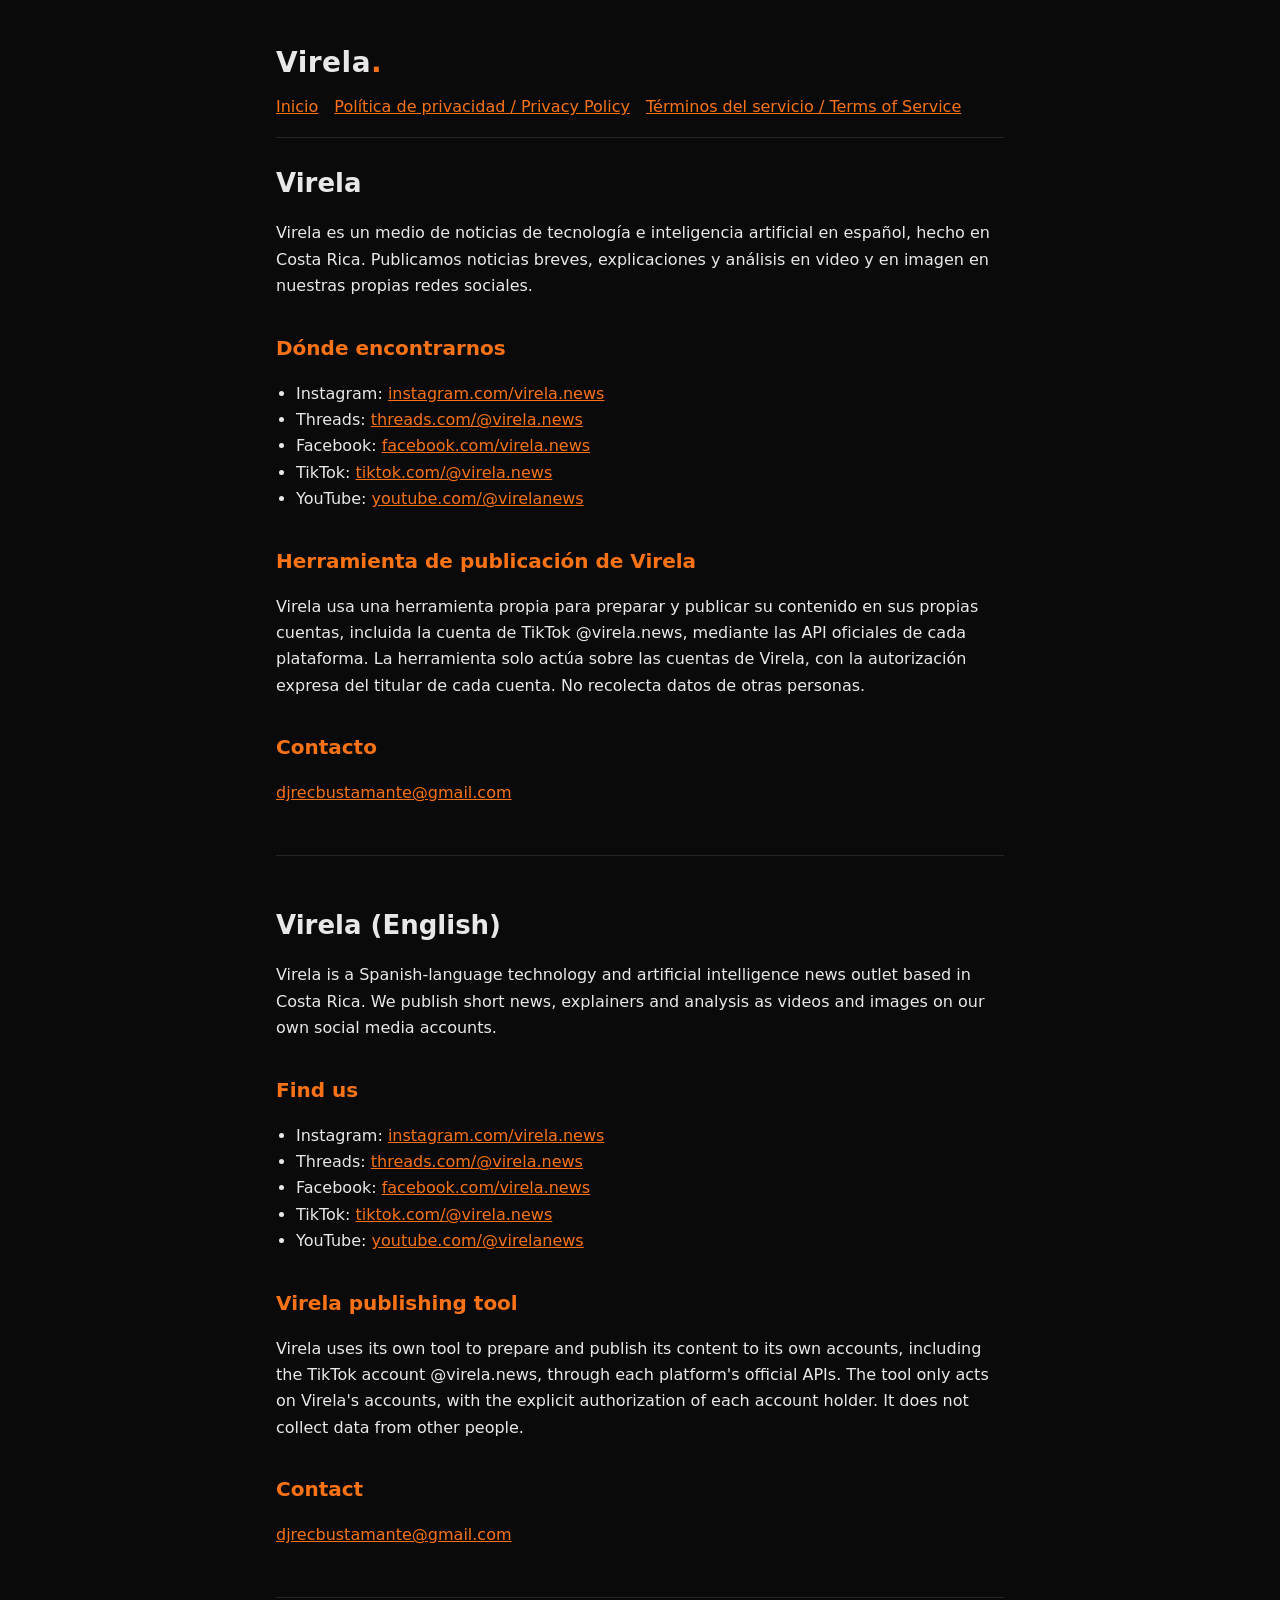
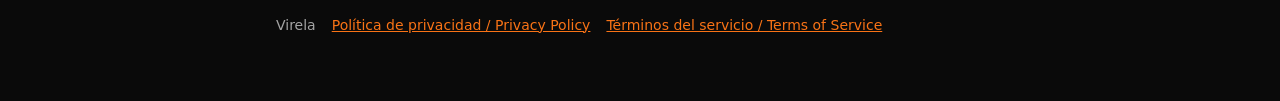
<file: index.html>
<!doctype html>
<html lang="es">
<head>
<meta charset="utf-8">
<meta name="viewport" content="width=device-width, initial-scale=1">
<title>Virela - Noticias de tecnología</title>
<meta name="description" content="Virela es un medio de noticias de tecnología e inteligencia artificial en español.">
<link rel="stylesheet" href="style.css">
</head>
<body>
<main>
<header>
  <a class="brand" href="index.html">Virela<span>.</span></a>
  <nav>
    <a href="index.html">Inicio</a>
    <a href="privacidad.html">Política de privacidad / Privacy Policy</a>
    <a href="terminos.html">Términos del servicio / Terms of Service</a>
  </nav>
</header>

<h1>Virela</h1>
<p>Virela es un medio de noticias de tecnología e inteligencia artificial en español, hecho en Costa Rica. Publicamos noticias breves, explicaciones y análisis en video y en imagen en nuestras propias redes sociales.</p>

<h2>Dónde encontrarnos</h2>
<ul>
  <li>Instagram: <a href="https://www.instagram.com/virela.news">instagram.com/virela.news</a></li>
  <li>Threads: <a href="https://www.threads.com/@virela.news">threads.com/@virela.news</a></li>
  <li>Facebook: <a href="https://www.facebook.com/virela.news">facebook.com/virela.news</a></li>
  <li>TikTok: <a href="https://www.tiktok.com/@virela.news">tiktok.com/@virela.news</a></li>
  <li>YouTube: <a href="https://www.youtube.com/@virelanews">youtube.com/@virelanews</a></li>
</ul>

<h2>Herramienta de publicación de Virela</h2>
<p>Virela usa una herramienta propia para preparar y publicar su contenido en sus propias cuentas, incluida la cuenta de TikTok @virela.news, mediante las API oficiales de cada plataforma. La herramienta solo actúa sobre las cuentas de Virela, con la autorización expresa del titular de cada cuenta. No recolecta datos de otras personas.</p>

<h2>Contacto</h2>
<p><a href="mailto:djrecbustamante@gmail.com">djrecbustamante@gmail.com</a></p>

<hr>

<div lang="en">
<h1>Virela (English)</h1>
<p>Virela is a Spanish-language technology and artificial intelligence news outlet based in Costa Rica. We publish short news, explainers and analysis as videos and images on our own social media accounts.</p>

<h2>Find us</h2>
<ul>
  <li>Instagram: <a href="https://www.instagram.com/virela.news">instagram.com/virela.news</a></li>
  <li>Threads: <a href="https://www.threads.com/@virela.news">threads.com/@virela.news</a></li>
  <li>Facebook: <a href="https://www.facebook.com/virela.news">facebook.com/virela.news</a></li>
  <li>TikTok: <a href="https://www.tiktok.com/@virela.news">tiktok.com/@virela.news</a></li>
  <li>YouTube: <a href="https://www.youtube.com/@virelanews">youtube.com/@virelanews</a></li>
</ul>

<h2>Virela publishing tool</h2>
<p>Virela uses its own tool to prepare and publish its content to its own accounts, including the TikTok account @virela.news, through each platform's official APIs. The tool only acts on Virela's accounts, with the explicit authorization of each account holder. It does not collect data from other people.</p>

<h2>Contact</h2>
<p><a href="mailto:djrecbustamante@gmail.com">djrecbustamante@gmail.com</a></p>
</div>

<footer>
  <span>Virela</span>
  <a href="privacidad.html">Política de privacidad / Privacy Policy</a>
  <a href="terminos.html">Términos del servicio / Terms of Service</a>
</footer>
</main>
</body>
</html>
</file>
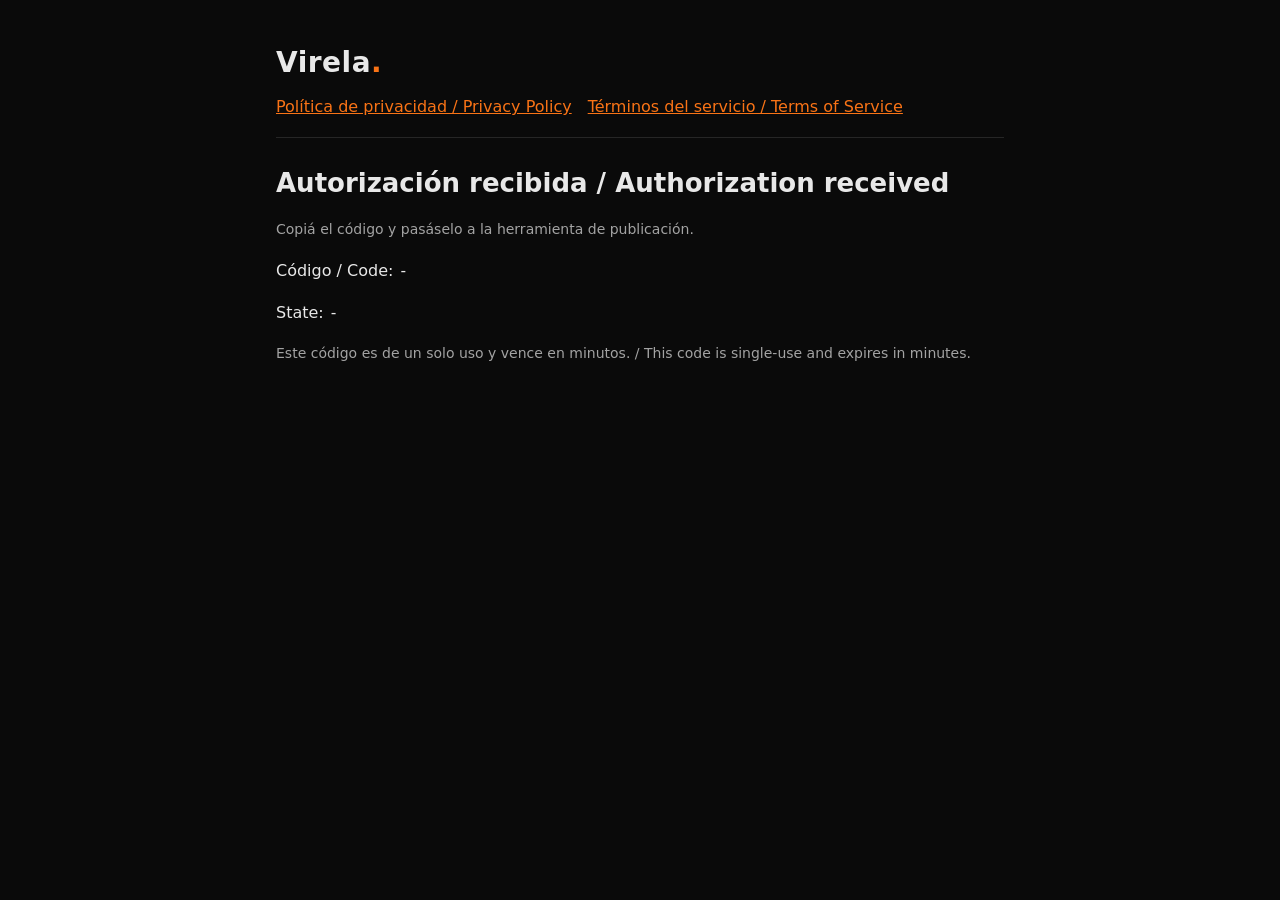
<file: callback.html>
<!doctype html>
<html lang="es">
<head>
<meta charset="utf-8">
<meta name="viewport" content="width=device-width, initial-scale=1">
<meta name="robots" content="noindex">
<title>Autorización - Virela</title>
<link rel="stylesheet" href="style.css">
</head>
<body>
<main>
<header>
  <a class="brand" href="index.html">Virela<span>.</span></a>
  <nav>
    <a href="privacidad.html">Política de privacidad / Privacy Policy</a>
    <a href="terminos.html">Términos del servicio / Terms of Service</a>
  </nav>
</header>
<h1>Autorización recibida / Authorization received</h1>
<p id="msg" class="muted">Procesando</p>
<p>Código / Code: <code id="code"></code></p>
<p>State: <code id="state"></code></p>
<p class="muted">Este código es de un solo uso y vence en minutos. / This code is single-use and expires in minutes.</p>
<script>
  var p = new URLSearchParams(location.search);
  var err = p.get('error');
  document.getElementById('code').textContent = p.get('code') || '-';
  document.getElementById('state').textContent = p.get('state') || '-';
  document.getElementById('msg').textContent = err
    ? 'Error: ' + err + ' ' + (p.get('error_description') || '')
    : 'Copiá el código y pasáselo a la herramienta de publicación.';
</script>
</main>
</body>
</html>
</file>
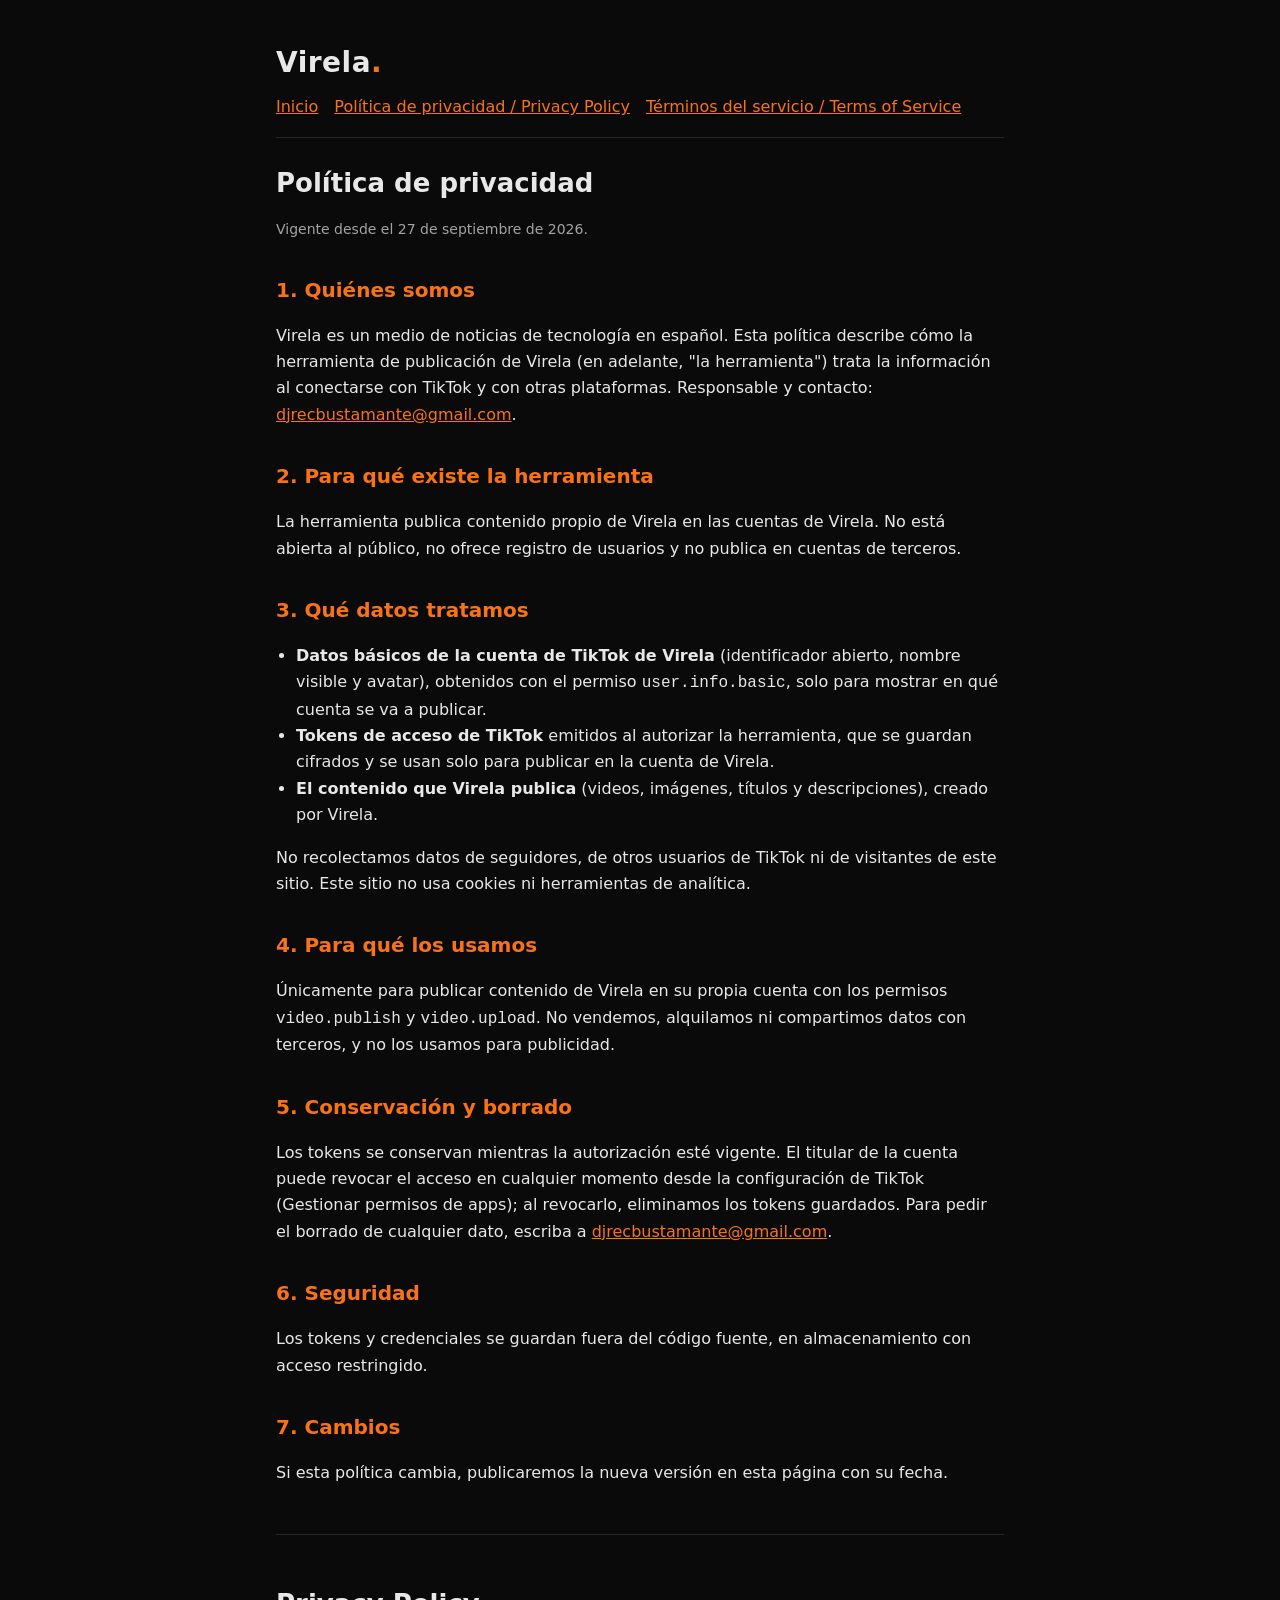
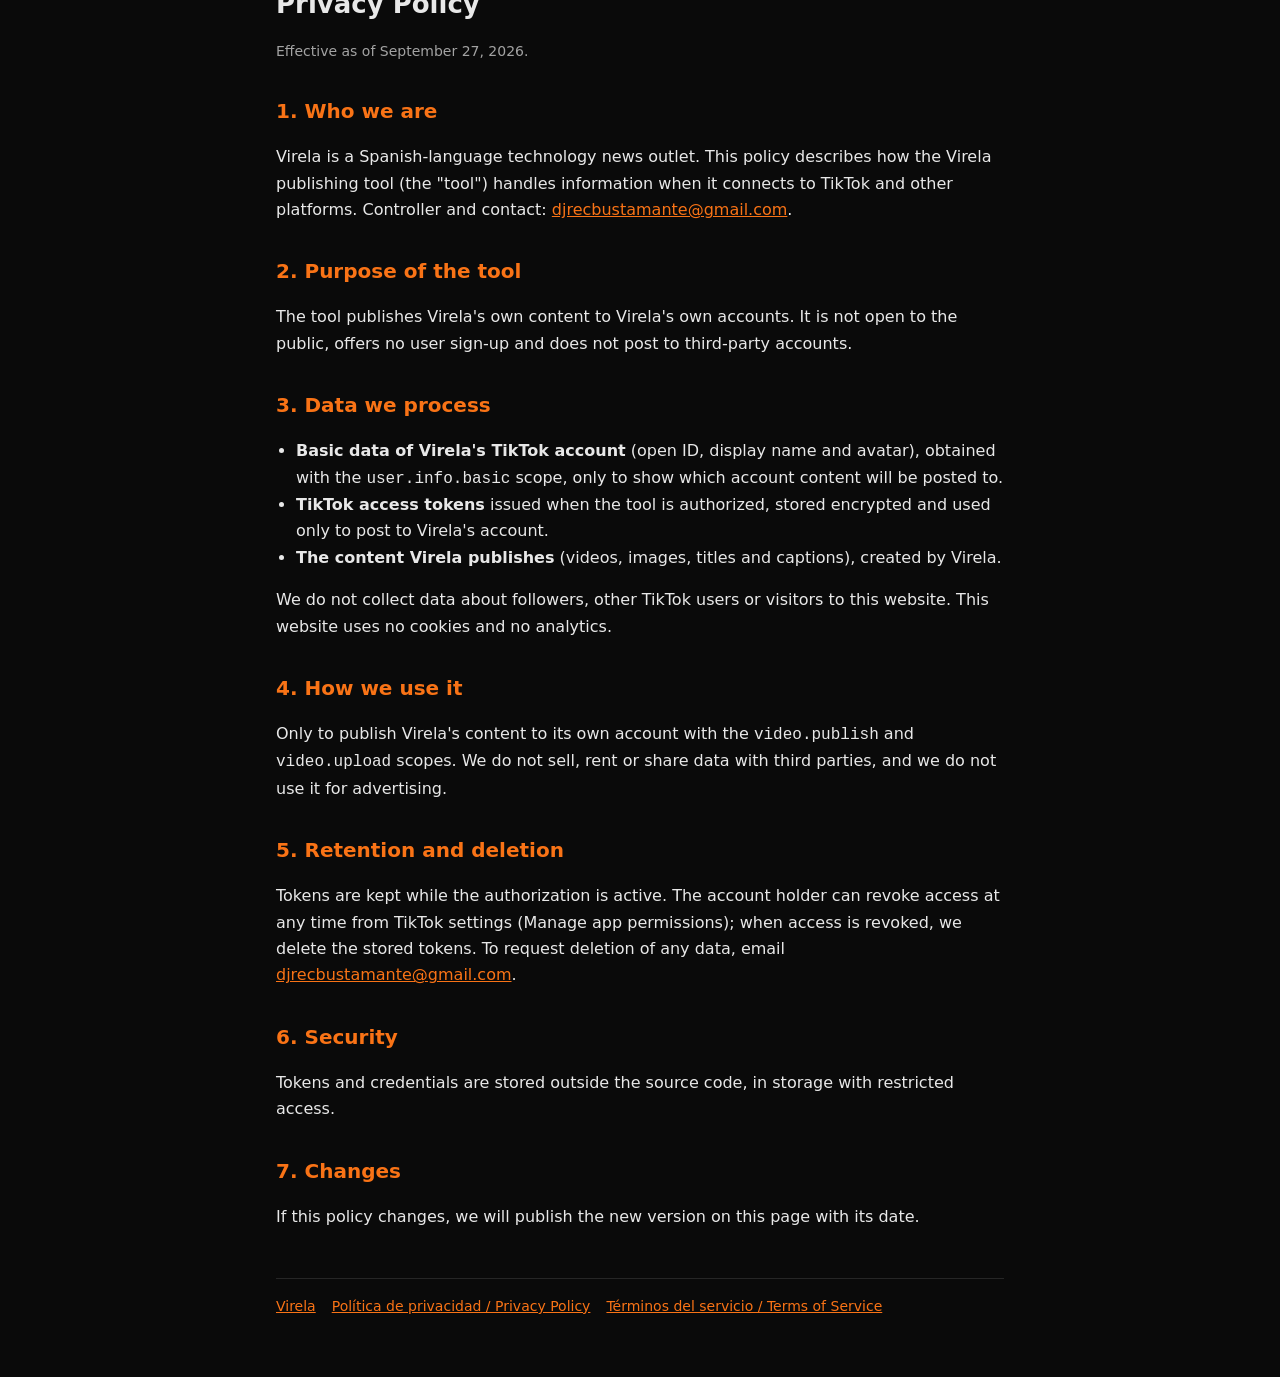
<file: privacidad.html>
<!doctype html>
<html lang="es">
<head>
<meta charset="utf-8">
<meta name="viewport" content="width=device-width, initial-scale=1">
<title>Política de privacidad - Virela</title>
<link rel="stylesheet" href="style.css">
</head>
<body>
<main>
<header>
  <a class="brand" href="index.html">Virela<span>.</span></a>
  <nav>
    <a href="index.html">Inicio</a>
    <a href="privacidad.html">Política de privacidad / Privacy Policy</a>
    <a href="terminos.html">Términos del servicio / Terms of Service</a>
  </nav>
</header>

<h1>Política de privacidad</h1>
<p class="muted">Vigente desde el 27 de septiembre de 2026.</p>

<h2>1. Quiénes somos</h2>
<p>Virela es un medio de noticias de tecnología en español. Esta política describe cómo la herramienta de publicación de Virela (en adelante, "la herramienta") trata la información al conectarse con TikTok y con otras plataformas. Responsable y contacto: <a href="mailto:djrecbustamante@gmail.com">djrecbustamante@gmail.com</a>.</p>

<h2>2. Para qué existe la herramienta</h2>
<p>La herramienta publica contenido propio de Virela en las cuentas de Virela. No está abierta al público, no ofrece registro de usuarios y no publica en cuentas de terceros.</p>

<h2>3. Qué datos tratamos</h2>
<ul>
  <li><strong>Datos básicos de la cuenta de TikTok de Virela</strong> (identificador abierto, nombre visible y avatar), obtenidos con el permiso <code>user.info.basic</code>, solo para mostrar en qué cuenta se va a publicar.</li>
  <li><strong>Tokens de acceso de TikTok</strong> emitidos al autorizar la herramienta, que se guardan cifrados y se usan solo para publicar en la cuenta de Virela.</li>
  <li><strong>El contenido que Virela publica</strong> (videos, imágenes, títulos y descripciones), creado por Virela.</li>
</ul>
<p>No recolectamos datos de seguidores, de otros usuarios de TikTok ni de visitantes de este sitio. Este sitio no usa cookies ni herramientas de analítica.</p>

<h2>4. Para qué los usamos</h2>
<p>Únicamente para publicar contenido de Virela en su propia cuenta con los permisos <code>video.publish</code> y <code>video.upload</code>. No vendemos, alquilamos ni compartimos datos con terceros, y no los usamos para publicidad.</p>

<h2>5. Conservación y borrado</h2>
<p>Los tokens se conservan mientras la autorización esté vigente. El titular de la cuenta puede revocar el acceso en cualquier momento desde la configuración de TikTok (Gestionar permisos de apps); al revocarlo, eliminamos los tokens guardados. Para pedir el borrado de cualquier dato, escriba a <a href="mailto:djrecbustamante@gmail.com">djrecbustamante@gmail.com</a>.</p>

<h2>6. Seguridad</h2>
<p>Los tokens y credenciales se guardan fuera del código fuente, en almacenamiento con acceso restringido.</p>

<h2>7. Cambios</h2>
<p>Si esta política cambia, publicaremos la nueva versión en esta página con su fecha.</p>

<hr>

<div lang="en">
<h1>Privacy Policy</h1>
<p class="muted">Effective as of September 27, 2026.</p>

<h2>1. Who we are</h2>
<p>Virela is a Spanish-language technology news outlet. This policy describes how the Virela publishing tool (the "tool") handles information when it connects to TikTok and other platforms. Controller and contact: <a href="mailto:djrecbustamante@gmail.com">djrecbustamante@gmail.com</a>.</p>

<h2>2. Purpose of the tool</h2>
<p>The tool publishes Virela's own content to Virela's own accounts. It is not open to the public, offers no user sign-up and does not post to third-party accounts.</p>

<h2>3. Data we process</h2>
<ul>
  <li><strong>Basic data of Virela's TikTok account</strong> (open ID, display name and avatar), obtained with the <code>user.info.basic</code> scope, only to show which account content will be posted to.</li>
  <li><strong>TikTok access tokens</strong> issued when the tool is authorized, stored encrypted and used only to post to Virela's account.</li>
  <li><strong>The content Virela publishes</strong> (videos, images, titles and captions), created by Virela.</li>
</ul>
<p>We do not collect data about followers, other TikTok users or visitors to this website. This website uses no cookies and no analytics.</p>

<h2>4. How we use it</h2>
<p>Only to publish Virela's content to its own account with the <code>video.publish</code> and <code>video.upload</code> scopes. We do not sell, rent or share data with third parties, and we do not use it for advertising.</p>

<h2>5. Retention and deletion</h2>
<p>Tokens are kept while the authorization is active. The account holder can revoke access at any time from TikTok settings (Manage app permissions); when access is revoked, we delete the stored tokens. To request deletion of any data, email <a href="mailto:djrecbustamante@gmail.com">djrecbustamante@gmail.com</a>.</p>

<h2>6. Security</h2>
<p>Tokens and credentials are stored outside the source code, in storage with restricted access.</p>

<h2>7. Changes</h2>
<p>If this policy changes, we will publish the new version on this page with its date.</p>
</div>

<footer>
  <a href="index.html">Virela</a>
  <a href="privacidad.html">Política de privacidad / Privacy Policy</a>
  <a href="terminos.html">Términos del servicio / Terms of Service</a>
</footer>
</main>
</body>
</html>
</file>
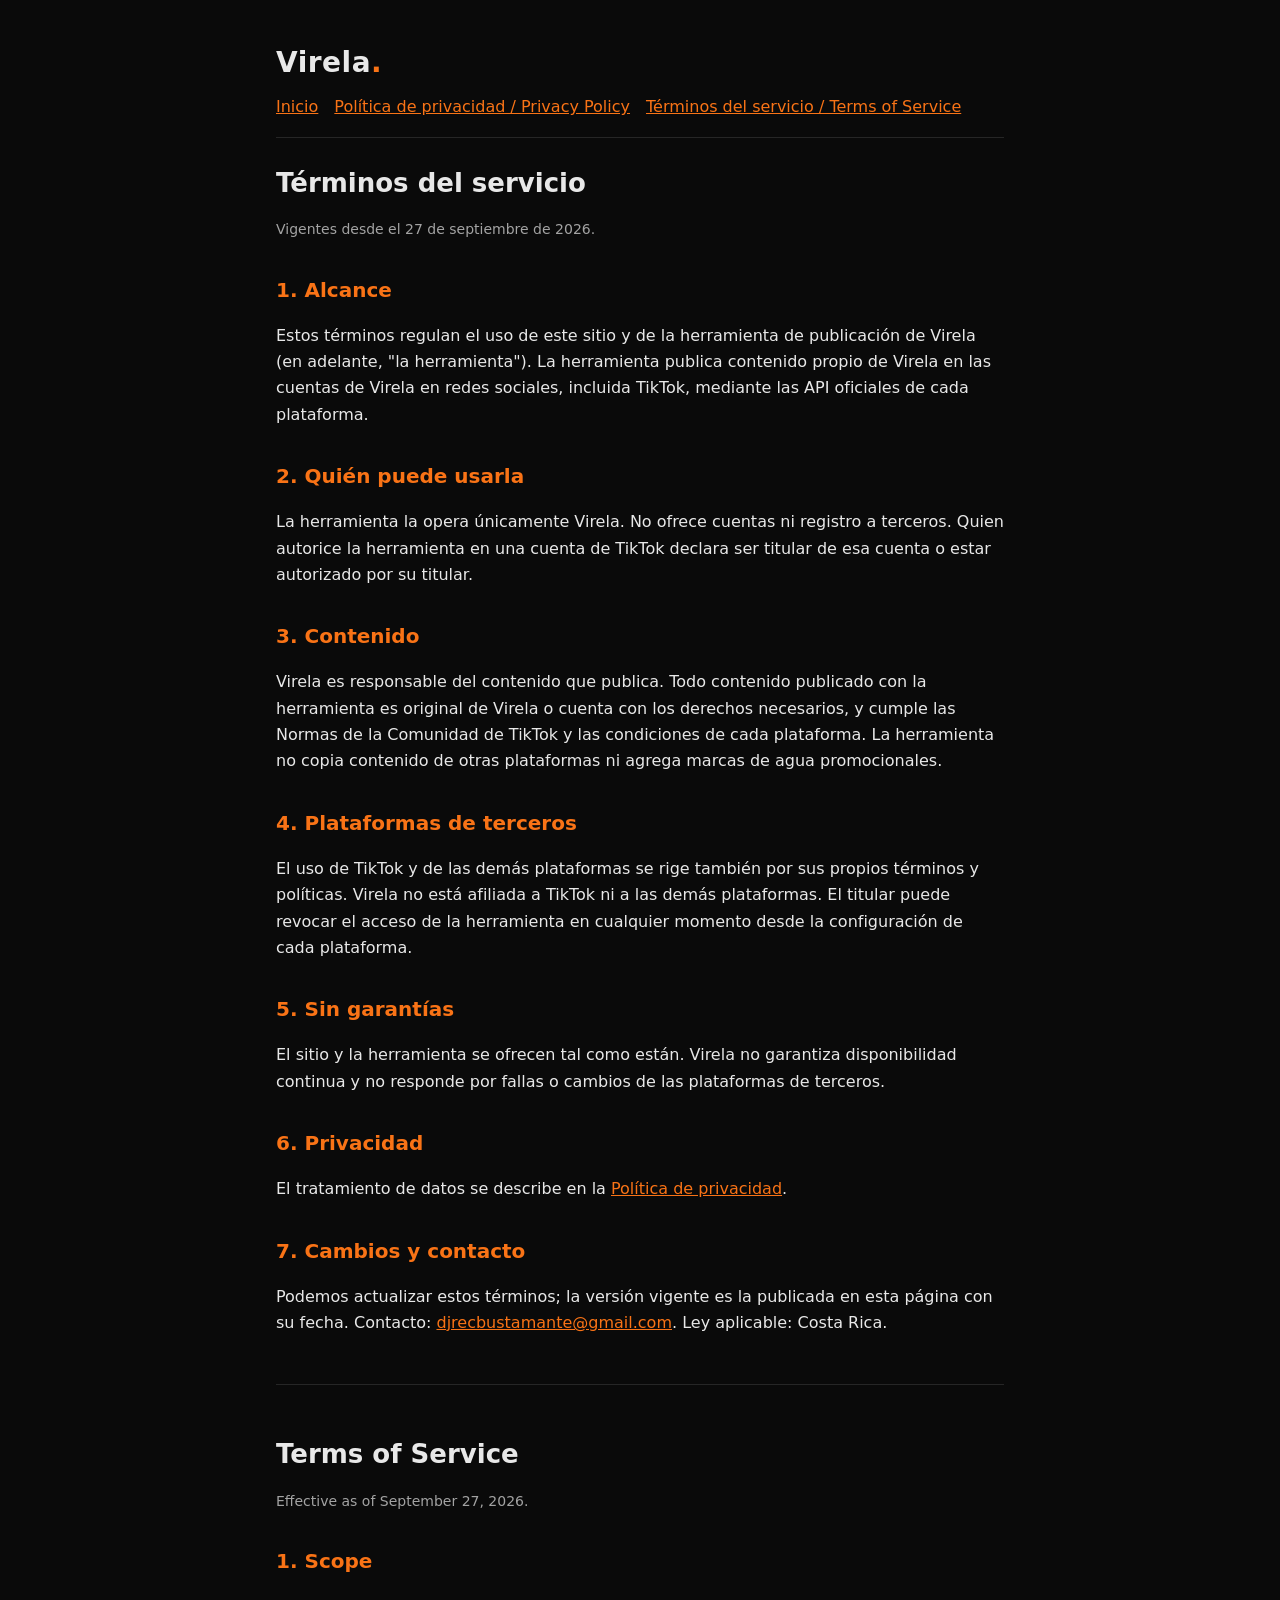
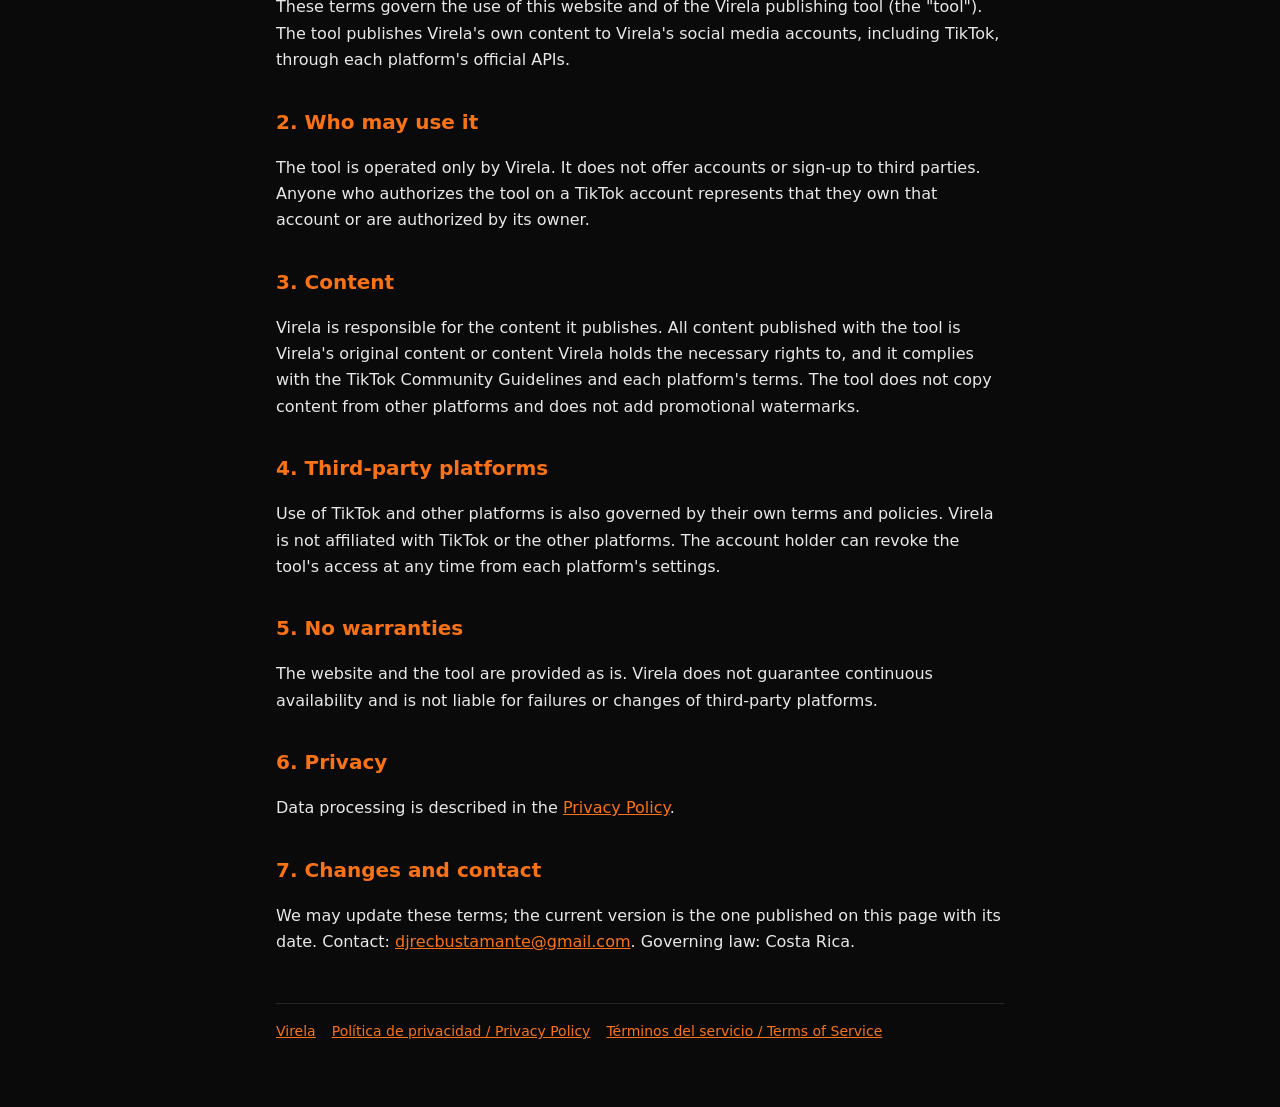
<file: terminos.html>
<!doctype html>
<html lang="es">
<head>
<meta charset="utf-8">
<meta name="viewport" content="width=device-width, initial-scale=1">
<title>Términos del servicio - Virela</title>
<link rel="stylesheet" href="style.css">
</head>
<body>
<main>
<header>
  <a class="brand" href="index.html">Virela<span>.</span></a>
  <nav>
    <a href="index.html">Inicio</a>
    <a href="privacidad.html">Política de privacidad / Privacy Policy</a>
    <a href="terminos.html">Términos del servicio / Terms of Service</a>
  </nav>
</header>

<h1>Términos del servicio</h1>
<p class="muted">Vigentes desde el 27 de septiembre de 2026.</p>

<h2>1. Alcance</h2>
<p>Estos términos regulan el uso de este sitio y de la herramienta de publicación de Virela (en adelante, "la herramienta"). La herramienta publica contenido propio de Virela en las cuentas de Virela en redes sociales, incluida TikTok, mediante las API oficiales de cada plataforma.</p>

<h2>2. Quién puede usarla</h2>
<p>La herramienta la opera únicamente Virela. No ofrece cuentas ni registro a terceros. Quien autorice la herramienta en una cuenta de TikTok declara ser titular de esa cuenta o estar autorizado por su titular.</p>

<h2>3. Contenido</h2>
<p>Virela es responsable del contenido que publica. Todo contenido publicado con la herramienta es original de Virela o cuenta con los derechos necesarios, y cumple las Normas de la Comunidad de TikTok y las condiciones de cada plataforma. La herramienta no copia contenido de otras plataformas ni agrega marcas de agua promocionales.</p>

<h2>4. Plataformas de terceros</h2>
<p>El uso de TikTok y de las demás plataformas se rige también por sus propios términos y políticas. Virela no está afiliada a TikTok ni a las demás plataformas. El titular puede revocar el acceso de la herramienta en cualquier momento desde la configuración de cada plataforma.</p>

<h2>5. Sin garantías</h2>
<p>El sitio y la herramienta se ofrecen tal como están. Virela no garantiza disponibilidad continua y no responde por fallas o cambios de las plataformas de terceros.</p>

<h2>6. Privacidad</h2>
<p>El tratamiento de datos se describe en la <a href="privacidad.html">Política de privacidad</a>.</p>

<h2>7. Cambios y contacto</h2>
<p>Podemos actualizar estos términos; la versión vigente es la publicada en esta página con su fecha. Contacto: <a href="mailto:djrecbustamante@gmail.com">djrecbustamante@gmail.com</a>. Ley aplicable: Costa Rica.</p>

<hr>

<div lang="en">
<h1>Terms of Service</h1>
<p class="muted">Effective as of September 27, 2026.</p>

<h2>1. Scope</h2>
<p>These terms govern the use of this website and of the Virela publishing tool (the "tool"). The tool publishes Virela's own content to Virela's social media accounts, including TikTok, through each platform's official APIs.</p>

<h2>2. Who may use it</h2>
<p>The tool is operated only by Virela. It does not offer accounts or sign-up to third parties. Anyone who authorizes the tool on a TikTok account represents that they own that account or are authorized by its owner.</p>

<h2>3. Content</h2>
<p>Virela is responsible for the content it publishes. All content published with the tool is Virela's original content or content Virela holds the necessary rights to, and it complies with the TikTok Community Guidelines and each platform's terms. The tool does not copy content from other platforms and does not add promotional watermarks.</p>

<h2>4. Third-party platforms</h2>
<p>Use of TikTok and other platforms is also governed by their own terms and policies. Virela is not affiliated with TikTok or the other platforms. The account holder can revoke the tool's access at any time from each platform's settings.</p>

<h2>5. No warranties</h2>
<p>The website and the tool are provided as is. Virela does not guarantee continuous availability and is not liable for failures or changes of third-party platforms.</p>

<h2>6. Privacy</h2>
<p>Data processing is described in the <a href="privacidad.html">Privacy Policy</a>.</p>

<h2>7. Changes and contact</h2>
<p>We may update these terms; the current version is the one published on this page with its date. Contact: <a href="mailto:djrecbustamante@gmail.com">djrecbustamante@gmail.com</a>. Governing law: Costa Rica.</p>
</div>

<footer>
  <a href="index.html">Virela</a>
  <a href="privacidad.html">Política de privacidad / Privacy Policy</a>
  <a href="terminos.html">Términos del servicio / Terms of Service</a>
</footer>
</main>
</body>
</html>
</file>
<file: style.css>
:root{--bg:#0a0a0a;--fg:#e8e8e8;--muted:#a3a3a3;--accent:#f97316;--line:#262626}
*{box-sizing:border-box}
body{margin:0;background:var(--bg);color:var(--fg);font:16px/1.65 system-ui,-apple-system,"Segoe UI",Roboto,sans-serif}
main{max-width:760px;margin:0 auto;padding:40px 16px 64px}
header{border-bottom:1px solid var(--line);padding-bottom:16px;margin-bottom:24px}
.brand{font-size:28px;font-weight:800;letter-spacing:.5px;color:var(--fg);text-decoration:none}
.brand span{color:var(--accent)}
nav{margin-top:8px;display:flex;gap:16px;flex-wrap:wrap}
nav a,footer a{color:var(--accent)}
a{color:var(--accent)}
h1{font-size:26px;margin:0 0 8px}
h2{font-size:20px;margin:32px 0 8px;color:var(--accent)}
h3{font-size:17px;margin:20px 0 6px}
.muted{color:var(--muted);font-size:14px}
ul{padding-left:20px}
hr{border:0;border-top:1px solid var(--line);margin:48px 0}
footer{border-top:1px solid var(--line);margin-top:48px;padding-top:16px;font-size:14px;color:var(--muted);display:flex;gap:16px;flex-wrap:wrap}
</file>
